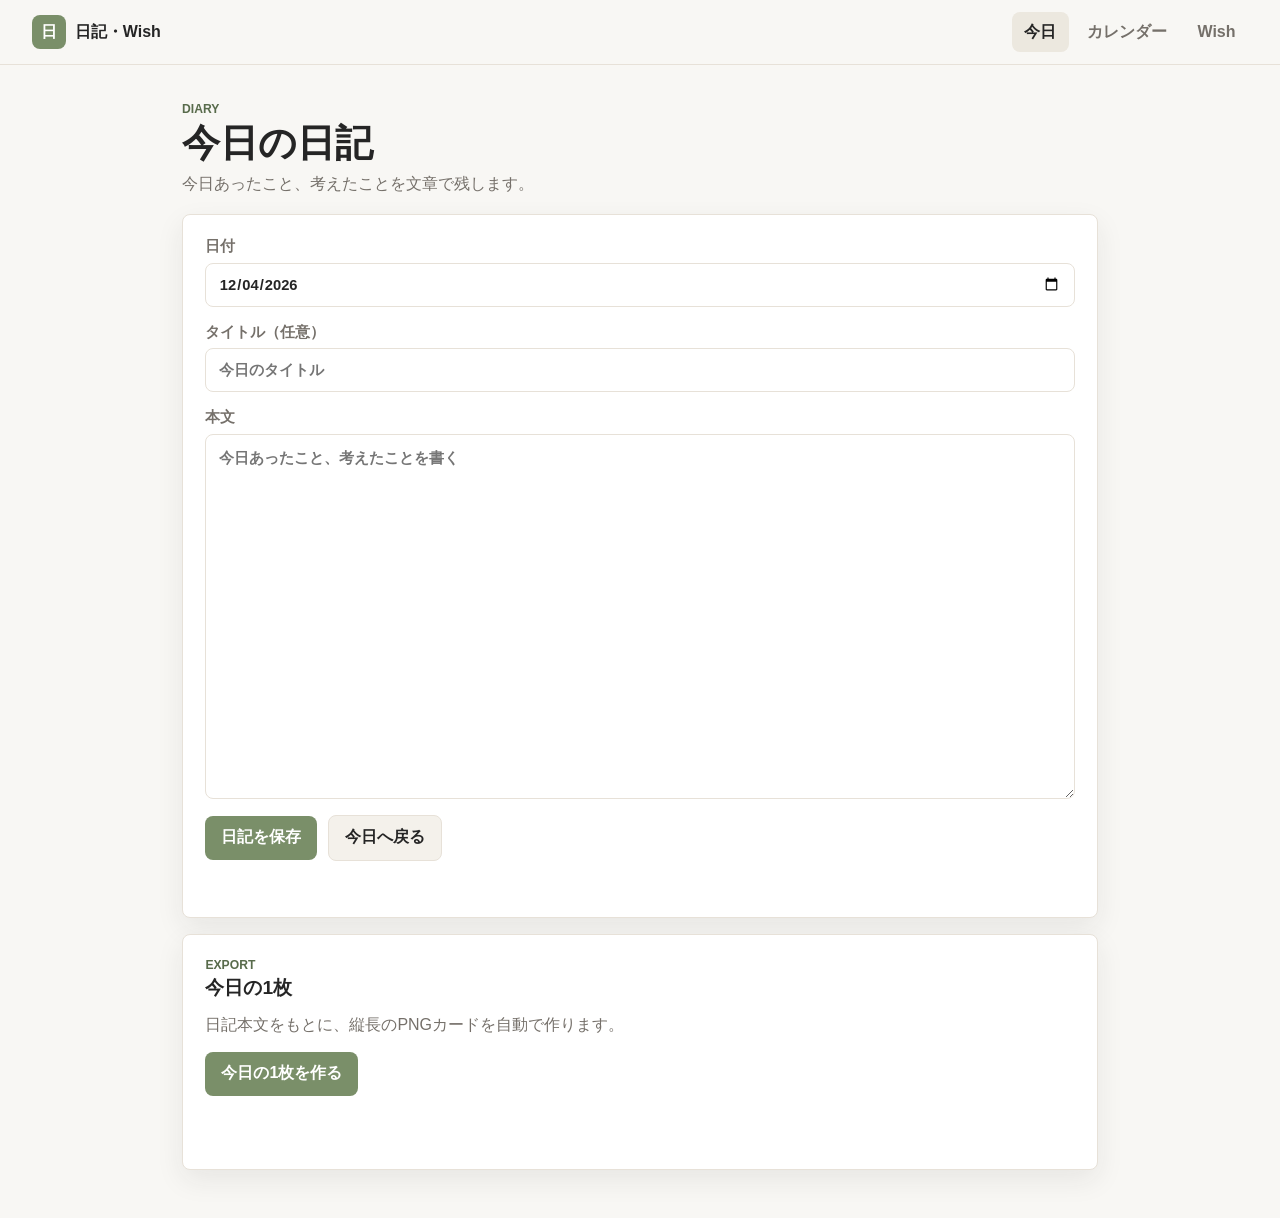
<file: docs/index.html>
<!doctype html>
<html lang="ja">
<head>
  <meta charset="utf-8">
  <meta name="viewport" content="width=device-width, initial-scale=1">
  <meta name="theme-color" content="#f8f7f4">
  <title>日記・Wishリストアプリ</title>
  <link rel="manifest" href="./manifest.json">
  <link rel="stylesheet" href="./css/style.css">
</head>
<body>
  <header class="app-header">
    <a class="brand" href="./index.html" aria-label="今日の日記を開く">
      <span class="brand-mark">日</span>
      <span>日記・Wish</span>
    </a>
    <nav class="tabs" aria-label="メインメニュー">
      <a class="active" href="./index.html">今日</a>
      <a href="./calendar.html">カレンダー</a>
      <a href="./wishes.html">Wish</a>
    </nav>
  </header>

  <main class="page">
    <section class="page-title">
      <p class="eyebrow">Diary</p>
      <h1 id="page-heading">今日の日記</h1>
      <p class="subtle">今日あったこと、考えたことを文章で残します。</p>
    </section>

    <section class="panel">
      <form id="diary-form" class="form">
        <label>
          日付
          <input type="date" id="diary-date" name="date" required>
        </label>

        <label>
          タイトル（任意）
          <input type="text" id="diary-title" name="title" placeholder="今日のタイトル">
        </label>

        <label>
          本文
          <textarea id="diary-body" name="body" rows="14" placeholder="今日あったこと、考えたことを書く"></textarea>
        </label>

        <div class="action-row">
          <button class="primary-btn" type="submit">日記を保存</button>
          <button class="secondary-btn" type="button" id="load-today">今日へ戻る</button>
        </div>
      </form>
      <p id="diary-message" class="message" role="status"></p>
    </section>

    <section class="panel">
      <div class="section-header">
        <div>
          <p class="eyebrow">Export</p>
          <h2>今日の1枚</h2>
        </div>
      </div>
      <p class="hint">日記本文をもとに、縦長のPNGカードを自動で作ります。</p>
      <div class="action-row">
        <button class="primary-btn" type="button" id="create-diary-image">今日の1枚を作る</button>
        <a class="secondary-btn link-button hidden" id="download-diary-image" download="diary-card.png">PNGを保存</a>
      </div>
      <p id="diary-image-message" class="message" role="status"></p>
      <div class="preview-frame">
        <img id="diary-image-preview" class="generated-preview hidden" alt="日記カード画像プレビュー">
      </div>
    </section>
  </main>

  <script src="./js/db.js"></script>
  <script src="./js/app.js"></script>
</body>
</html>
</file>
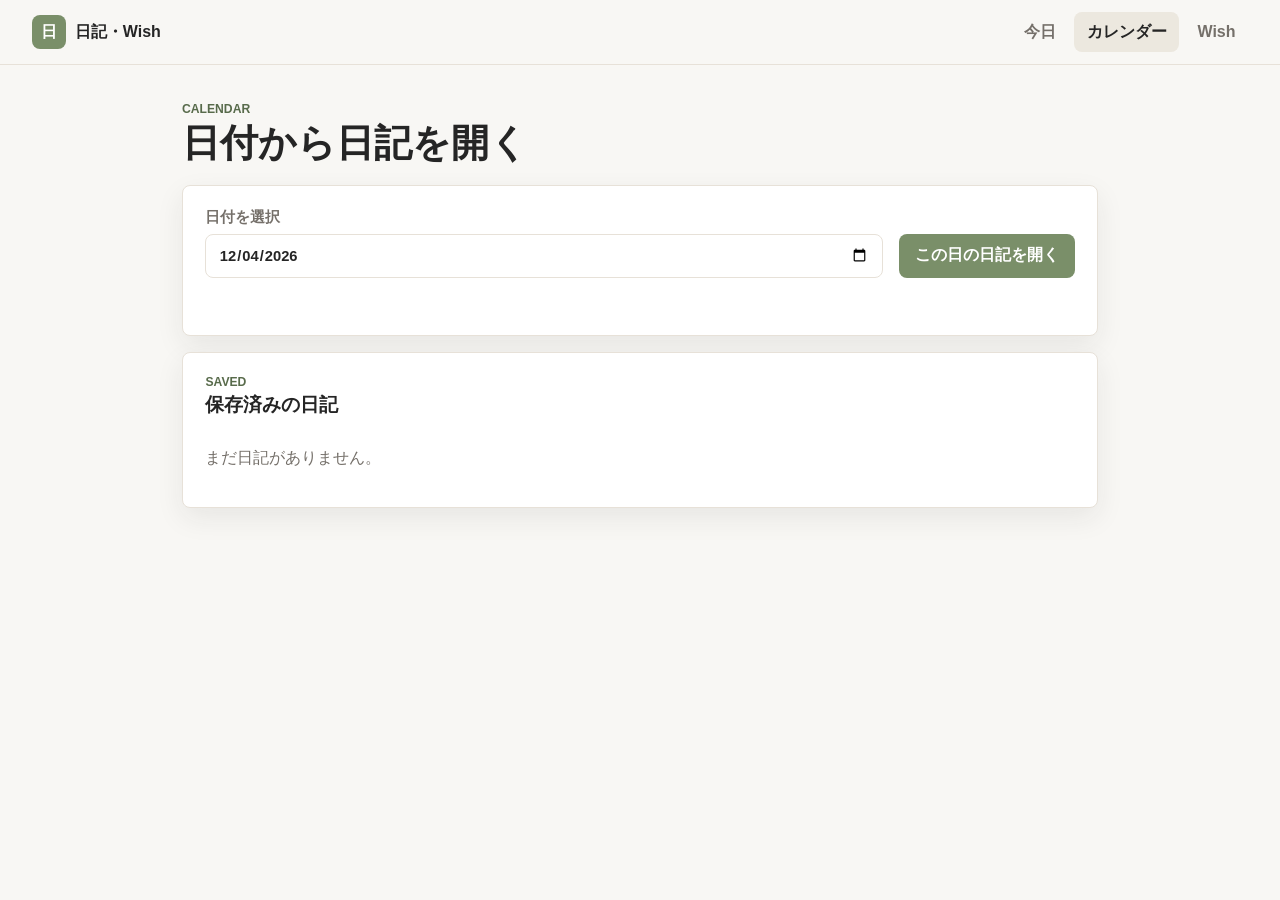
<file: docs/calendar.html>
<!doctype html>
<html lang="ja">
<head>
  <meta charset="utf-8">
  <meta name="viewport" content="width=device-width, initial-scale=1">
  <meta name="theme-color" content="#f8f7f4">
  <title>カレンダー | 日記・Wishリストアプリ</title>
  <link rel="manifest" href="./manifest.json">
  <link rel="stylesheet" href="./css/style.css">
</head>
<body>
  <header class="app-header">
    <a class="brand" href="./index.html">
      <span class="brand-mark">日</span>
      <span>日記・Wish</span>
    </a>
    <nav class="tabs" aria-label="メインメニュー">
      <a href="./index.html">今日</a>
      <a class="active" href="./calendar.html">カレンダー</a>
      <a href="./wishes.html">Wish</a>
    </nav>
  </header>

  <main class="page">
    <section class="page-title">
      <p class="eyebrow">Calendar</p>
      <h1>日付から日記を開く</h1>
    </section>

    <section class="panel">
      <div class="form compact-form">
        <label>
          日付を選択
          <input type="date" id="calendar-date">
        </label>
        <button class="primary-btn" id="open-date" type="button">この日の日記を開く</button>
      </div>
      <p id="calendar-message" class="message" role="status"></p>
    </section>

    <section class="panel">
      <div class="section-header">
        <div>
          <p class="eyebrow">Saved</p>
          <h2>保存済みの日記</h2>
        </div>
      </div>
      <div id="diary-list" class="list"></div>
    </section>
  </main>

  <script src="./js/db.js"></script>
  <script src="./js/calendar.js"></script>
</body>
</html>
</file>
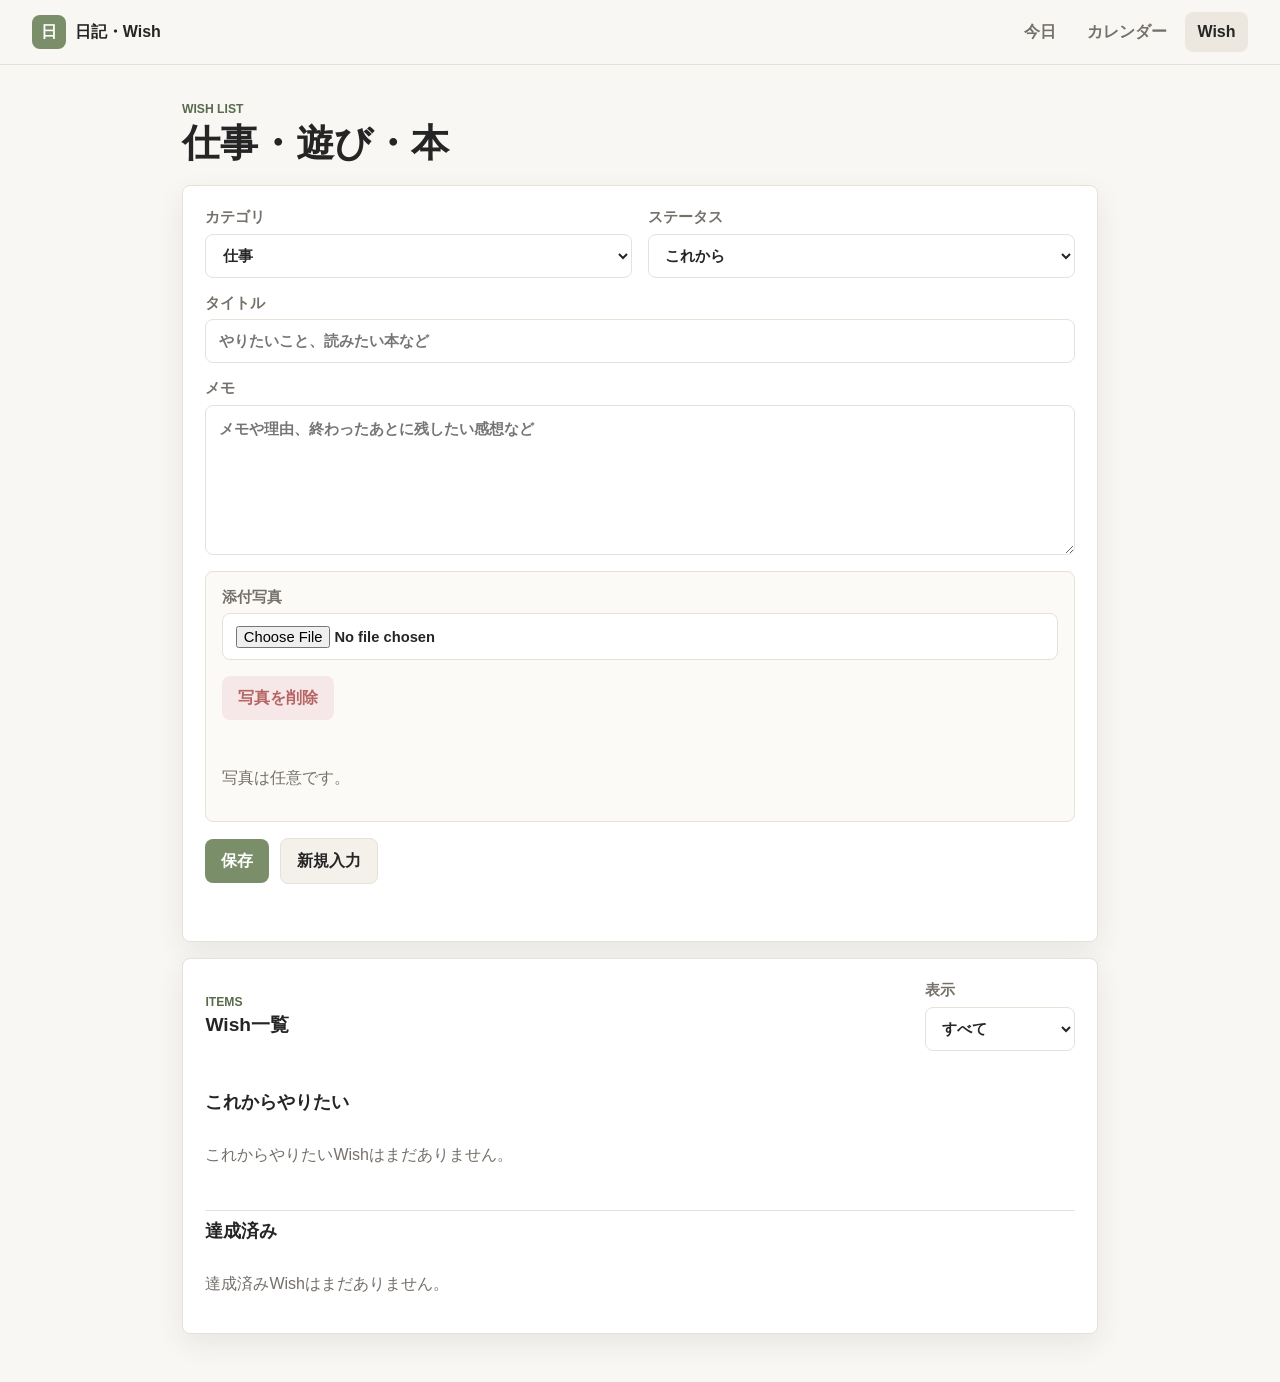
<file: docs/wishes.html>
<!doctype html>
<html lang="ja">
<head>
  <meta charset="utf-8">
  <meta name="viewport" content="width=device-width, initial-scale=1">
  <meta name="theme-color" content="#f8f7f4">
  <title>Wish | 日記・Wishリストアプリ</title>
  <link rel="manifest" href="./manifest.json">
  <link rel="stylesheet" href="./css/style.css">
</head>
<body>
  <header class="app-header">
    <a class="brand" href="./index.html">
      <span class="brand-mark">日</span>
      <span>日記・Wish</span>
    </a>
    <nav class="tabs" aria-label="メインメニュー">
      <a href="./index.html">今日</a>
      <a href="./calendar.html">カレンダー</a>
      <a class="active" href="./wishes.html">Wish</a>
    </nav>
  </header>

  <main class="page">
    <section class="page-title">
      <p class="eyebrow">Wish List</p>
      <h1>仕事・遊び・本</h1>
    </section>

    <section class="panel">
      <form id="wish-form" class="form">
        <input type="hidden" id="wish-id">
        <div class="grid-2">
          <label>
            カテゴリ
            <select id="wish-category" required>
              <option value="work">仕事</option>
              <option value="play">遊び</option>
              <option value="book">本</option>
            </select>
          </label>

          <label>
            ステータス
            <select id="wish-status" required>
              <option value="want">これから</option>
              <option value="done">達成済み</option>
            </select>
          </label>
        </div>

        <label>
          タイトル
          <input type="text" id="wish-title" placeholder="やりたいこと、読みたい本など" required>
        </label>

        <label>
          メモ
          <textarea id="wish-memo" rows="5" placeholder="メモや理由、終わったあとに残したい感想など"></textarea>
        </label>

        <div class="completion-fields">
          <label>
            添付写真
            <input type="file" id="wish-photo" accept="image/*" capture="environment">
          </label>
          <div class="action-row">
            <button class="danger-btn" type="button" id="remove-wish-photo">写真を削除</button>
          </div>
          <div class="preview-frame">
            <p id="no-wish-photo" class="hint">写真は任意です。</p>
            <img id="wish-photo-preview" class="completion-photo-preview hidden" alt="Wish添付写真プレビュー">
          </div>
        </div>

        <div id="wish-completion-fields" class="completion-fields hidden">
          <div class="grid-2">
            <label>
              達成日
              <input type="date" id="wish-completed-at">
            </label>

            <label>
              写真
              <input type="file" id="wish-completion-photo" accept="image/*" capture="environment">
            </label>
          </div>
          <div class="action-row">
            <button class="danger-btn" type="button" id="remove-wish-completion-photo">写真を削除</button>
          </div>

          <label>
            感想
            <textarea id="wish-completion-note" rows="5" placeholder="達成してみて感じたこと、残しておきたいこと"></textarea>
          </label>

          <div class="preview-frame">
            <img id="wish-completion-photo-preview" class="completion-photo-preview hidden" alt="達成写真プレビュー">
          </div>
        </div>

        <div class="action-row">
          <button class="primary-btn" type="submit">保存</button>
          <button class="secondary-btn" type="button" id="reset-wish-form">新規入力</button>
        </div>
      </form>
      <p id="wish-message" class="message" role="status"></p>
    </section>

    <section class="panel hidden" id="completion-panel">
      <div class="section-header">
        <div>
          <p class="eyebrow">Done</p>
          <h2>達成記録を残す</h2>
        </div>
      </div>
      <p class="hint" id="completion-target-title"></p>
      <form id="completion-form" class="form">
        <input type="hidden" id="completion-wish-id">

        <div class="grid-2">
          <label>
            達成日
            <input type="date" id="completion-date" required>
          </label>

          <label>
            写真
            <input type="file" id="completion-photo" accept="image/*" capture="environment">
          </label>
        </div>
        <div class="action-row">
          <button class="danger-btn" type="button" id="remove-completion-photo">写真を削除</button>
        </div>

        <label>
          感想
          <textarea id="completion-note" rows="5" placeholder="達成してみて感じたこと"></textarea>
        </label>

        <div class="preview-frame">
          <img id="completion-photo-preview" class="completion-photo-preview hidden" alt="達成写真プレビュー">
        </div>

        <div class="action-row">
          <button class="primary-btn" type="submit">達成済みに保存</button>
          <button class="secondary-btn" type="button" id="cancel-completion">キャンセル</button>
        </div>
      </form>
    </section>

    <section class="panel">
      <div class="section-header">
        <div>
          <p class="eyebrow">Items</p>
          <h2>Wish一覧</h2>
        </div>
        <label class="filter">
          表示
          <select id="wish-filter">
            <option value="all">すべて</option>
            <option value="work">仕事</option>
            <option value="play">遊び</option>
            <option value="book">本</option>
            <option value="want">これから</option>
            <option value="done">達成済み</option>
          </select>
        </label>
      </div>
      <div id="wish-list" class="list"></div>
    </section>
  </main>

  <script src="./js/db.js"></script>
  <script src="./js/wishes.js"></script>
</body>
</html>
</file>
<file: docs/css/style.css>
:root {
  color-scheme: light;
  --bg: #f8f7f4;
  --panel: #ffffff;
  --text: #252525;
  --muted: #75706a;
  --line: #e7e1d8;
  --accent: #7a8f69;
  --accent-dark: #586b4b;
  --danger: #b76464;
  --shadow: 0 10px 28px rgba(43, 39, 34, 0.08);
  --radius: 8px;
  font-family: -apple-system, BlinkMacSystemFont, "Segoe UI", sans-serif;
}

* {
  box-sizing: border-box;
}

html {
  background: var(--bg);
}

body {
  margin: 0;
  min-height: 100vh;
  background: var(--bg);
  color: var(--text);
}

a {
  color: inherit;
  text-decoration: none;
}

button,
input,
select,
textarea {
  font: inherit;
}

button {
  min-height: 44px;
  border: 0;
  border-radius: var(--radius);
  padding: 0.72rem 1rem;
  cursor: pointer;
  font-weight: 700;
}

.link-button {
  min-height: 44px;
  border-radius: var(--radius);
  padding: 0.72rem 1rem;
  font-weight: 700;
}

button:active {
  transform: translateY(1px);
}

.app-header {
  position: sticky;
  top: 0;
  z-index: 10;
  display: flex;
  align-items: center;
  justify-content: space-between;
  gap: 1rem;
  padding: 0.75rem clamp(1rem, 3vw, 2rem);
  border-bottom: 1px solid var(--line);
  background: rgba(248, 247, 244, 0.96);
  backdrop-filter: blur(14px);
}

.brand {
  display: inline-flex;
  align-items: center;
  gap: 0.55rem;
  min-width: 0;
  font-weight: 800;
  white-space: nowrap;
}

.brand-mark {
  display: inline-grid;
  width: 34px;
  height: 34px;
  place-items: center;
  border-radius: var(--radius);
  background: var(--accent);
  color: #fff;
}

.tabs {
  display: flex;
  align-items: center;
  gap: 0.35rem;
  overflow-x: auto;
  -webkit-overflow-scrolling: touch;
}

.tabs a {
  min-height: 40px;
  display: inline-flex;
  align-items: center;
  border-radius: var(--radius);
  padding: 0.56rem 0.78rem;
  color: var(--muted);
  font-weight: 700;
  white-space: nowrap;
}

.tabs a.active,
.tabs a:focus-visible {
  background: #ece8df;
  color: var(--text);
  outline: none;
}

.page {
  width: min(100%, 980px);
  margin: 0 auto;
  padding: clamp(1rem, 3vw, 2rem);
}

.page-title {
  margin: 0.3rem 0 1.2rem;
}

.page-title h1,
.section-header h2 {
  margin: 0;
  line-height: 1.2;
  letter-spacing: 0;
}

.page-title h1 {
  font-size: clamp(1.7rem, 3vw, 2.4rem);
}

.section-header {
  display: flex;
  align-items: center;
  justify-content: space-between;
  gap: 1rem;
  margin-bottom: 1rem;
}

.section-header h2 {
  font-size: 1.2rem;
}

.eyebrow {
  margin: 0 0 0.25rem;
  color: var(--accent-dark);
  font-size: 0.76rem;
  font-weight: 800;
  letter-spacing: 0;
  text-transform: uppercase;
}

.subtle,
.hint,
.message {
  color: var(--muted);
}

.subtle {
  margin: 0.5rem 0 0;
}

.panel {
  margin: 1rem 0;
  border: 1px solid var(--line);
  border-radius: var(--radius);
  background: var(--panel);
  box-shadow: var(--shadow);
  padding: clamp(1rem, 3vw, 1.4rem);
}

.form {
  display: grid;
  gap: 1rem;
}

.compact-form {
  grid-template-columns: 1fr auto;
  align-items: end;
}

label {
  display: grid;
  gap: 0.4rem;
  color: var(--muted);
  font-size: 0.92rem;
  font-weight: 700;
}

input,
select,
textarea {
  width: 100%;
  min-height: 44px;
  border: 1px solid var(--line);
  border-radius: var(--radius);
  background: #fff;
  color: var(--text);
  padding: 0.72rem 0.78rem;
  outline: none;
}

textarea {
  min-height: 150px;
  resize: vertical;
  line-height: 1.65;
}

input:focus,
select:focus,
textarea:focus {
  border-color: var(--accent);
  box-shadow: 0 0 0 3px rgba(122, 143, 105, 0.18);
}

.grid-2 {
  display: grid;
  grid-template-columns: repeat(2, minmax(0, 1fr));
  gap: 1rem;
}

.action-row,
.canvas-toolbar {
  display: flex;
  flex-wrap: wrap;
  gap: 0.65rem;
  align-items: center;
}

.primary-btn {
  background: var(--accent);
  color: #fff;
}

.primary-btn:focus-visible {
  outline: 3px solid rgba(122, 143, 105, 0.35);
}

.secondary-btn {
  border: 1px solid var(--line);
  background: #f4f1eb;
  color: var(--text);
}

.danger-btn {
  background: #f6e8e8;
  color: var(--danger);
}

.message {
  min-height: 1.4em;
  margin: 0.75rem 0 0;
  font-weight: 700;
}

.preview-frame {
  margin-top: 1rem;
}

.generated-preview {
  display: block;
  width: 100%;
  max-height: 680px;
  object-fit: contain;
  border: 1px solid var(--line);
  border-radius: var(--radius);
  background: #fff;
}

.attached-photo-preview {
  display: block;
  width: 100%;
  max-height: 460px;
  object-fit: cover;
  border: 1px solid var(--line);
  border-radius: var(--radius);
  background: #fff;
}

.completion-fields {
  display: grid;
  gap: 1rem;
  border: 1px solid var(--line);
  border-radius: var(--radius);
  background: #fbfaf7;
  padding: 1rem;
}

.completion-fields.hidden {
  display: none;
}

.completion-photo-preview,
.completion-photo {
  display: block;
  width: 100%;
  max-height: 420px;
  object-fit: cover;
  border: 1px solid var(--line);
  border-radius: var(--radius);
  background: #fff;
}

.completion-photo {
  aspect-ratio: 4 / 3;
}

.handwriting-panel {
  overflow: hidden;
}

.inline-control {
  display: inline-flex;
  align-items: center;
  gap: 0.55rem;
  min-height: 44px;
  border: 1px solid var(--line);
  border-radius: var(--radius);
  padding: 0.45rem 0.75rem;
  background: #fff;
}

.inline-control input {
  min-height: 0;
  width: 140px;
  padding: 0;
}

.canvas-wrap {
  width: 100%;
  margin-top: 1rem;
  border: 1px solid var(--line);
  border-radius: var(--radius);
  background: #fff;
  overflow: hidden;
}

#handwriting-canvas {
  display: block;
  width: 100%;
  min-height: min(66vh, 620px);
  height: clamp(360px, 58vh, 680px);
  touch-action: none;
  background: #fff;
}

.saved-block {
  margin-top: 1rem;
}

.saved-block h3 {
  margin: 0 0 0.5rem;
  font-size: 1rem;
}

.saved-handwriting {
  display: block;
  width: 100%;
  max-height: 520px;
  object-fit: contain;
  border: 1px solid var(--line);
  border-radius: var(--radius);
  background: #fff;
}

.hidden {
  display: none;
}

.list {
  display: grid;
  gap: 0.75rem;
}

.list-item {
  display: grid;
  gap: 0.5rem;
  border: 1px solid var(--line);
  border-radius: var(--radius);
  background: #fff;
  padding: 0.9rem;
}

.list-group-title {
  margin: 0.7rem 0 0.1rem;
  color: var(--accent-dark);
  font-size: 1rem;
}

.status-section-title {
  margin: 1rem 0 0.2rem;
  padding-top: 0.4rem;
  border-top: 1px solid var(--line);
  color: var(--text);
  font-size: 1.15rem;
}

.status-section-title:first-child {
  border-top: 0;
}

.list-item:hover,
.list-item:focus-visible {
  border-color: var(--accent);
  outline: none;
}

.list-title {
  color: var(--text);
  font-weight: 800;
}

.list-meta {
  display: flex;
  flex-wrap: wrap;
  gap: 0.4rem;
  color: var(--muted);
  font-size: 0.88rem;
}

.pill {
  display: inline-flex;
  align-items: center;
  min-height: 28px;
  border-radius: 999px;
  background: #f1eee7;
  padding: 0.28rem 0.65rem;
  font-size: 0.82rem;
  font-weight: 800;
}

.item-actions {
  display: flex;
  flex-wrap: wrap;
  gap: 0.5rem;
}

.item-actions button {
  min-height: 38px;
  padding: 0.48rem 0.7rem;
}

.filter {
  min-width: 150px;
}

@media (max-width: 720px) {
  .app-header {
    align-items: stretch;
    flex-direction: column;
    gap: 0.7rem;
  }

  .tabs {
    width: 100%;
  }

  .tabs a {
    flex: 1;
    justify-content: center;
  }

  .grid-2,
  .compact-form {
    grid-template-columns: 1fr;
  }

  .action-row button,
  .canvas-toolbar button {
    flex: 1 1 130px;
  }

  .section-header {
    align-items: stretch;
    flex-direction: column;
  }

  .filter {
    width: 100%;
  }

  #handwriting-canvas {
    height: 460px;
  }
}

@media (display-mode: standalone) {
  .app-header {
    padding-top: max(0.75rem, env(safe-area-inset-top));
  }
}
</file>
